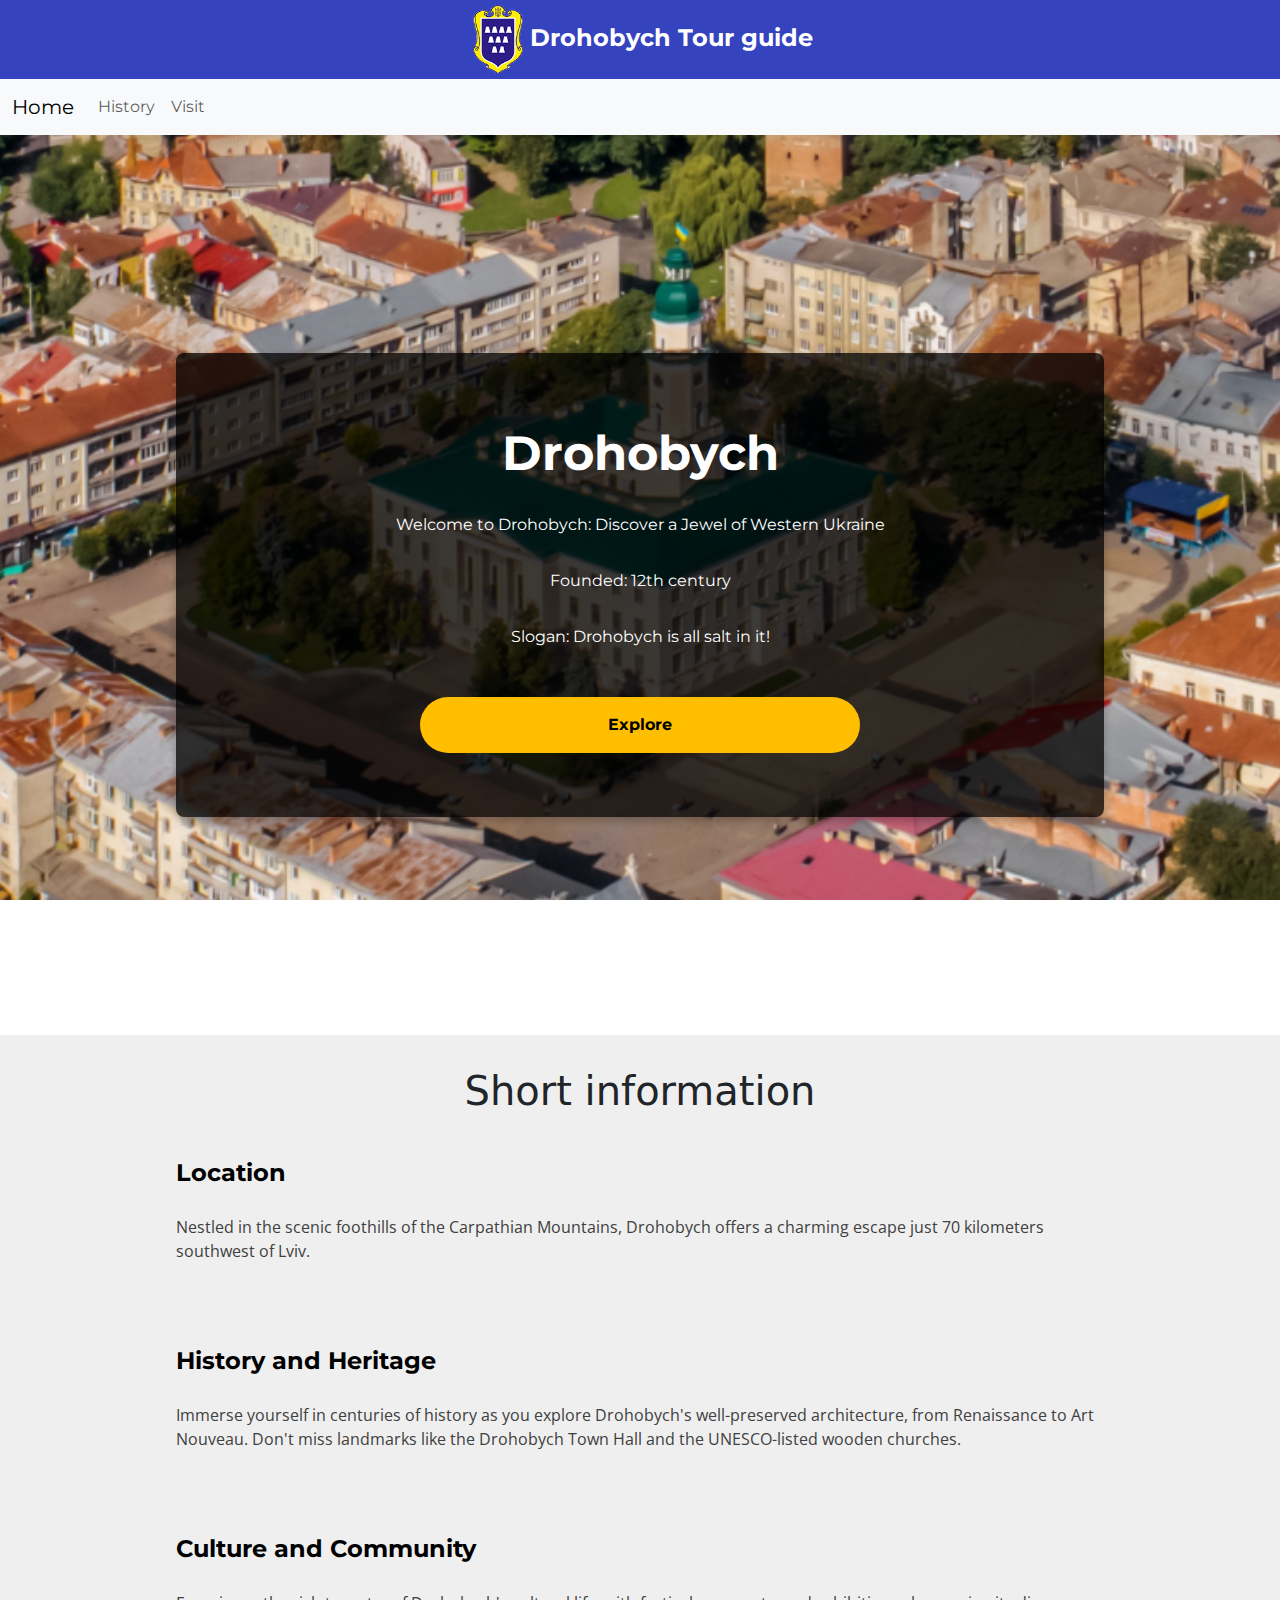
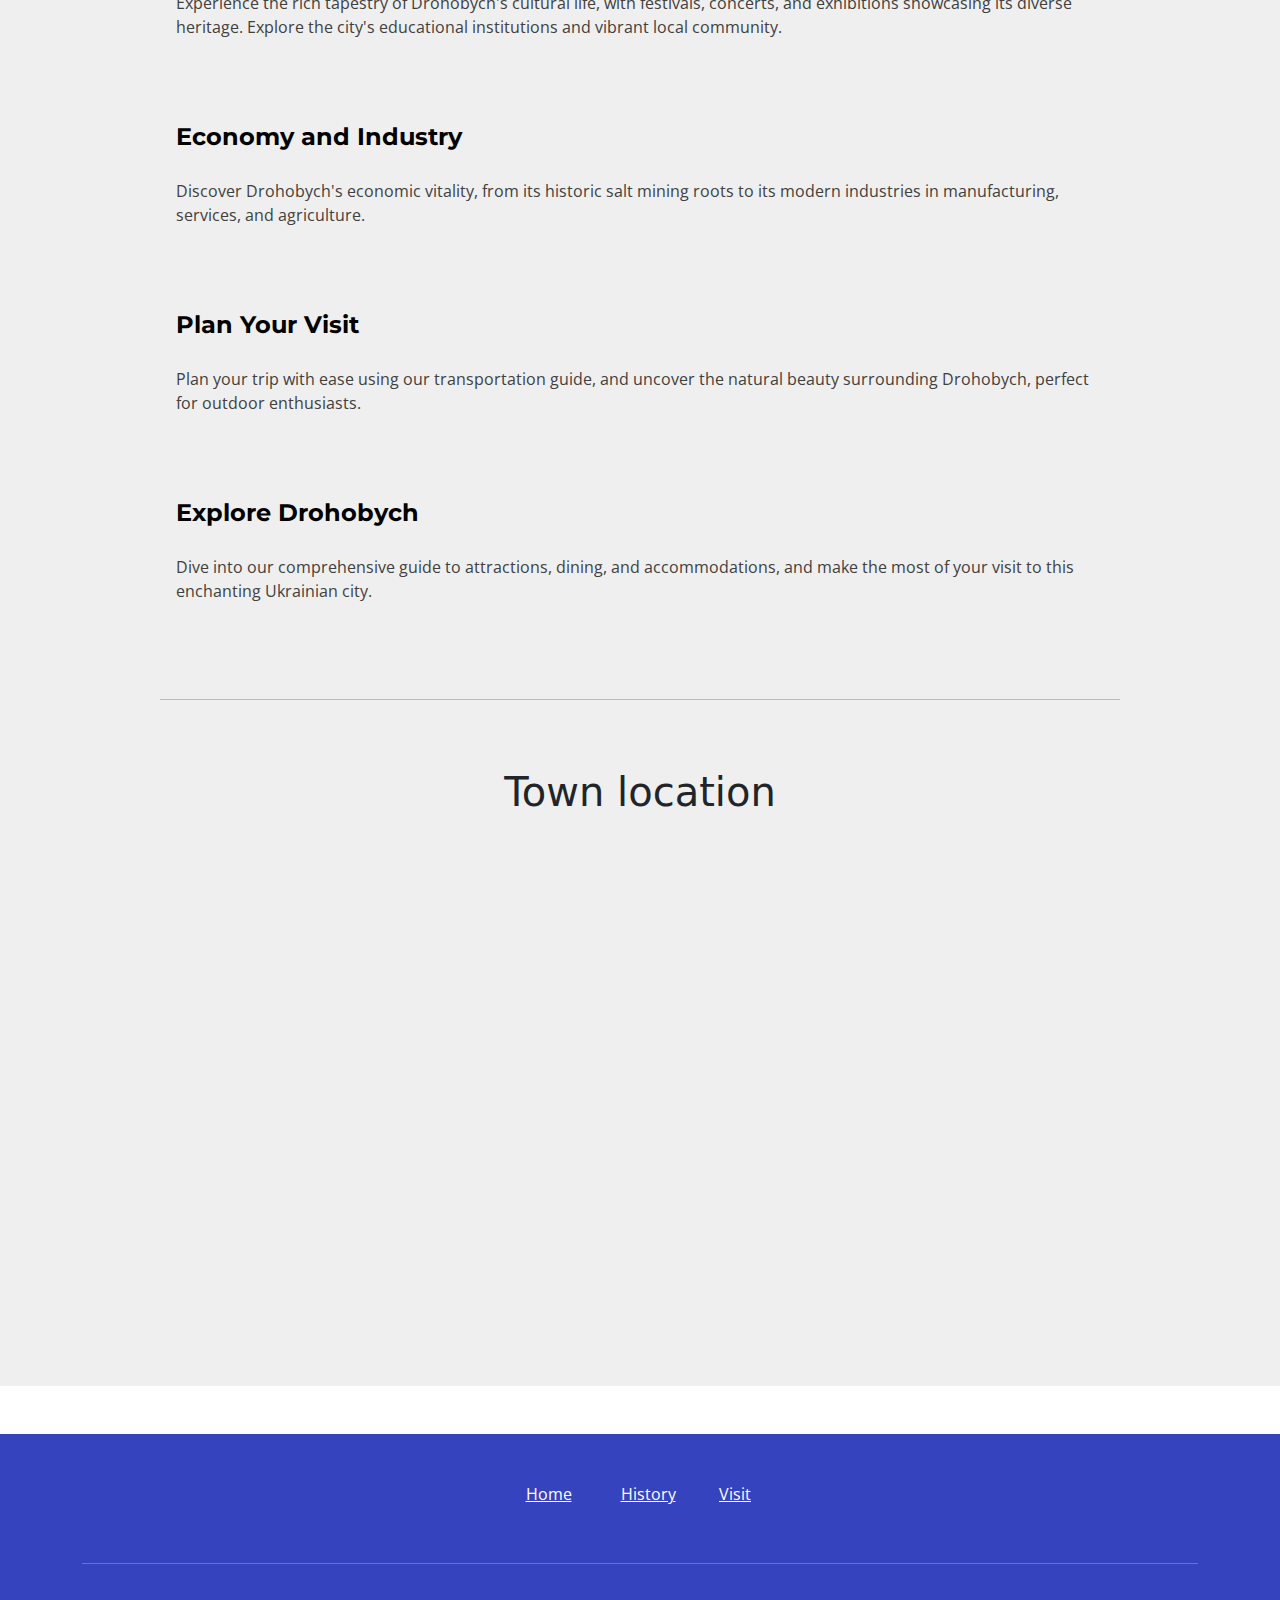
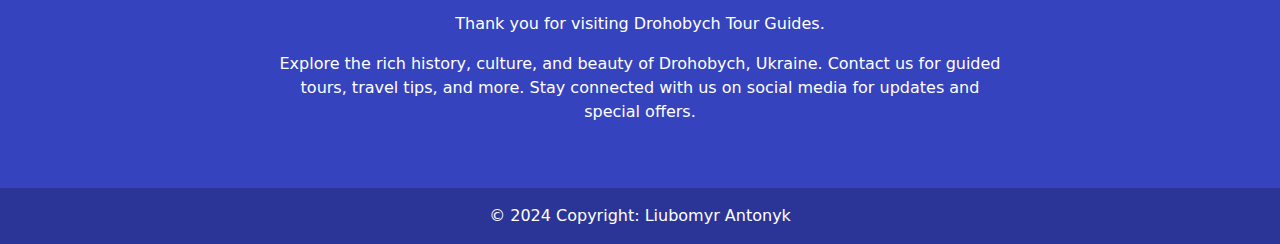
<file: index.html>
<!DOCTYPE html>
<html lang="en">
<head>
  <title> Tour Guide Liubomyr</title>
  <meta charset="UTF-8">
  <meta name="viewport" content="width=device-width, initial-scale=1.0">
  <link rel="stylesheet" href="css/styles.css">
  <link rel="stylesheet" href="https://fonts.googleapis.com/css?family=Montserrat">
  <link rel="stylesheet" href="https://fonts.googleapis.com/css?family=Open+Sans">
  <link href="https://cdn.jsdelivr.net/npm/bootstrap@5.3.3/dist/css/bootstrap.min.css" rel="stylesheet">

</head>
<body>

<header class="header", id="header">
    <div class="title">
      <h1 class="page title_heading">
        <a class="navbar-brand" href="index.html">
          <img src="images/logo.png" alt="Drohobych Logo">
          Drohobych Tour guide
        </a>
        </h1>
    </div>
    <nav class="navbar navbar-expand-md navbar-light bg-light">
      <div class="container-fluid">
        <a class="navbar-brand nav_menu_item" href="index.html">Home</a>
        <button class="navbar-toggler" type="button" data-bs-toggle="collapse" data-bs-target="#navbarResponsive" aria-controls="navbarResponsive" aria-expanded="false" aria-label="Toggle navigation">
          <span class="navbar-toggler-icon"></span>
        </button>
        <div class="collapse navbar-collapse" id="navbarResponsive">
          <ul class="navbar-nav">
            <li class="nav-item nav_menu_item">
              <a class="nav-link" href="history.html">History</a>
            </li>
            <li class="nav-item nav_menu_item">
              <a class="nav-link" href="visit.html">Visit</a>
            </li>
          </ul>
        </div>
      </div>
    </nav>

    <div class="banner">
        <div class="page banner_container-1">
    
            <div class="banner_container-2">
        
              <div class="banner_section">
        
                <h1 class="banner_heading">
                  Drohobych</h1>
                <p class="banner_subheading">Welcome to Drohobych: Discover a Jewel of Western Ukraine</p>
                <p class="banner_subheading">
                  Founded: 12th century</p>
                <p class="banner_subheading">
                  Slogan: Drohobych is all salt in it!</p>
        
              </div>
        
              <div class="banner_section">
        
                <p class="banner_button">
                  <a href="#main"
                  class="banner_button_link">
                    Explore</a></p>
              </div>

            </div>
        
        </div>
    </div>
</header>

<main class="main" id="main">
  <div class="page main_container">
    <h1 style="text-align: center;">Short information</h1>

    <section class="main_section">
      <h3 class="main_heading">Location</h2>
      <p class="main_text">Nestled in the scenic foothills of the Carpathian Mountains, Drohobych offers a charming escape just 70 kilometers southwest of Lviv.</p>
    </section>
    
    <section class="main_section">
      <h3 class="main_heading">History and Heritage</h2>
      <p class="main_text">Immerse yourself in centuries of history as you explore Drohobych's well-preserved architecture, from Renaissance to Art Nouveau. Don't miss landmarks like the Drohobych Town Hall and the UNESCO-listed wooden churches.</p>
    </section>
    
    <section class="main_section">
      <h3 class="main_heading">Culture and Community</h2>
      <p class="main_text">Experience the rich tapestry of Drohobych's cultural life, with festivals, concerts, and exhibitions showcasing its diverse heritage. Explore the city's educational institutions and vibrant local community.</p>
    </section>
    
    <section class="main_section">
      <h3 class="main_heading">Economy and Industry</h2>
      <p class="main_text">Discover Drohobych's economic vitality, from its historic salt mining roots to its modern industries in manufacturing, services, and agriculture.</p>
    </section>
    
    <section class="main_section">
      <h3 class="main_heading">Plan Your Visit</h2>
      <p class="main_text">Plan your trip with ease using our transportation guide, and uncover the natural beauty surrounding Drohobych, perfect for outdoor enthusiasts.</p>
    </section>
    
    <section class="main_section">
      <h3 class="main_heading">Explore Drohobych</h2>
      <p class="main_text">Dive into our comprehensive guide to attractions, dining, and accommodations, and make the most of your visit to this enchanting Ukrainian city.</p>
    </section>
    <hr class="my-5"/>
    <section class="main_map">
      <div class="container">
        <h1 class="text-center mb-5">Town location</h1>
        <div class="embed-responsive embed-responsive-16by9">
          <iframe class="embed-responsive-item" id="map-frame" src="https://www.openstreetmap.org/export/embed.html?bbox=23.4682%2C49.3493%2C23.5167%2C49.3417&amp;layer=mapnik&amp;marker=49.3455%2C23.4921" allowfullscreen="" loading="lazy"></iframe>
        </div>
      </div>
    </section>
  
  </div>
</main>

<footer class="footer">
  <div class="container">
    <section class="mt-5">
      <div class="row text-center d-flex justify-content-center pt-5">

        <div class="col-md-1">
          <h6 class="footer_item">
            <a href="#header" class="footer_text">Home</a>
          </h6>
        </div>

        <div class="col-md-1">
          <h6 class="footer_item">
            <a href="history.html" class="footer_text">History</a>
          </h6>
        </div>

        <div class="col-md-1">
          <h6 class="footer_item">
            <a href="visit.html" class="footer_text">Visit</a>
          </h6>
        </div>
      </div>
    </section>

    <hr class="my-5" />
    <section class="mb-5">
      <div class="row d-flex justify-content-center">
        <div class="col-lg-8">
          <p>
            Thank you for visiting Drohobych Tour Guides.
          </p>
          <p>
            Explore the rich history, culture, and beauty of Drohobych, Ukraine. Contact us for guided tours, travel tips, and more. Stay connected with us on social media for updates and special offers.
          </p>
        </div>
      </div>
    </section>
  </div>

  <div
       class="text-center p-3"
       style="background-color: rgba(0, 0, 0, 0.2)"
       >
    © 2024 Copyright: Liubomyr Antonyk
  </div>
</footer>


<script src="https://cdn.jsdelivr.net/npm/bootstrap@5.3.3/dist/js/bootstrap.bundle.min.js" integrity="sha384-YvpcrYf0tY3lHB60NNkmXc5s9fDVZLESaAA55NDzOxhy9GkcIdslK1eN7N6jIeHz" crossorigin="anonymous"></script>
<script src="js/code.js"></script>

</body>
</html>
</file>
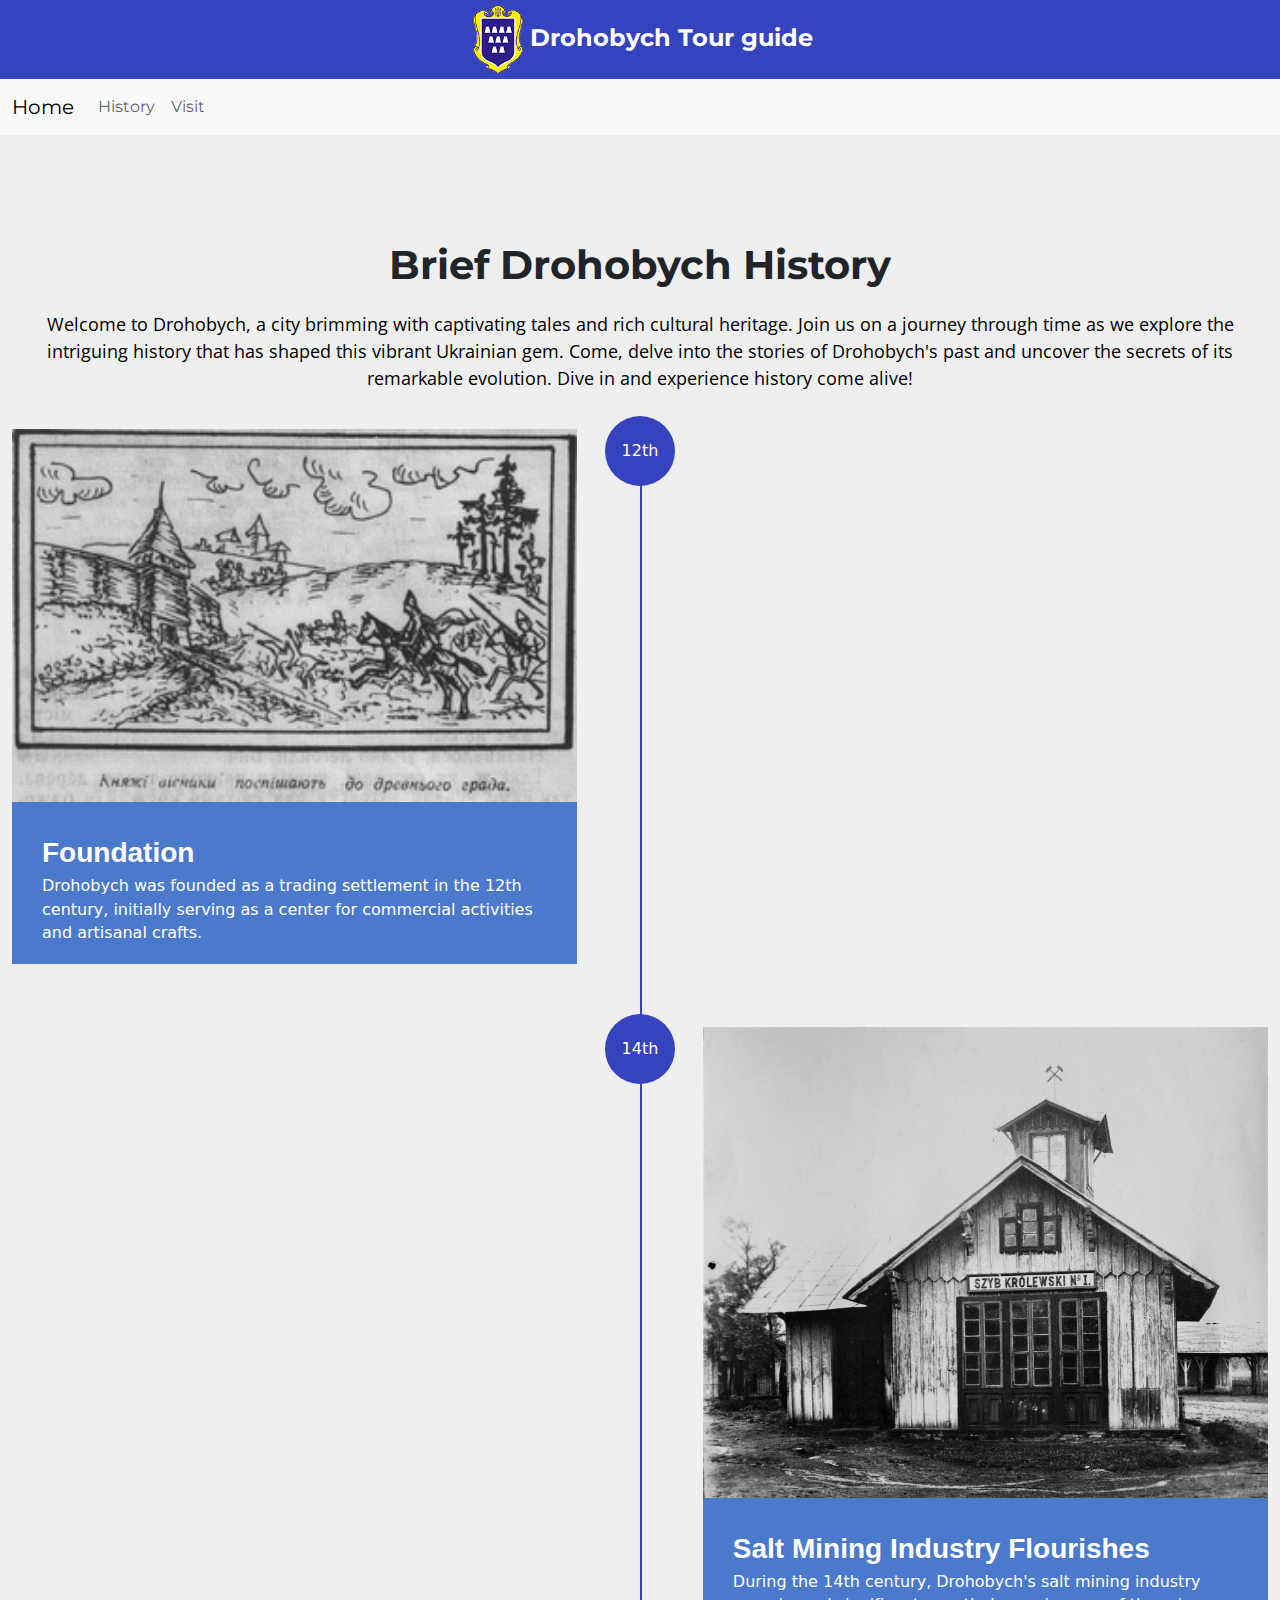
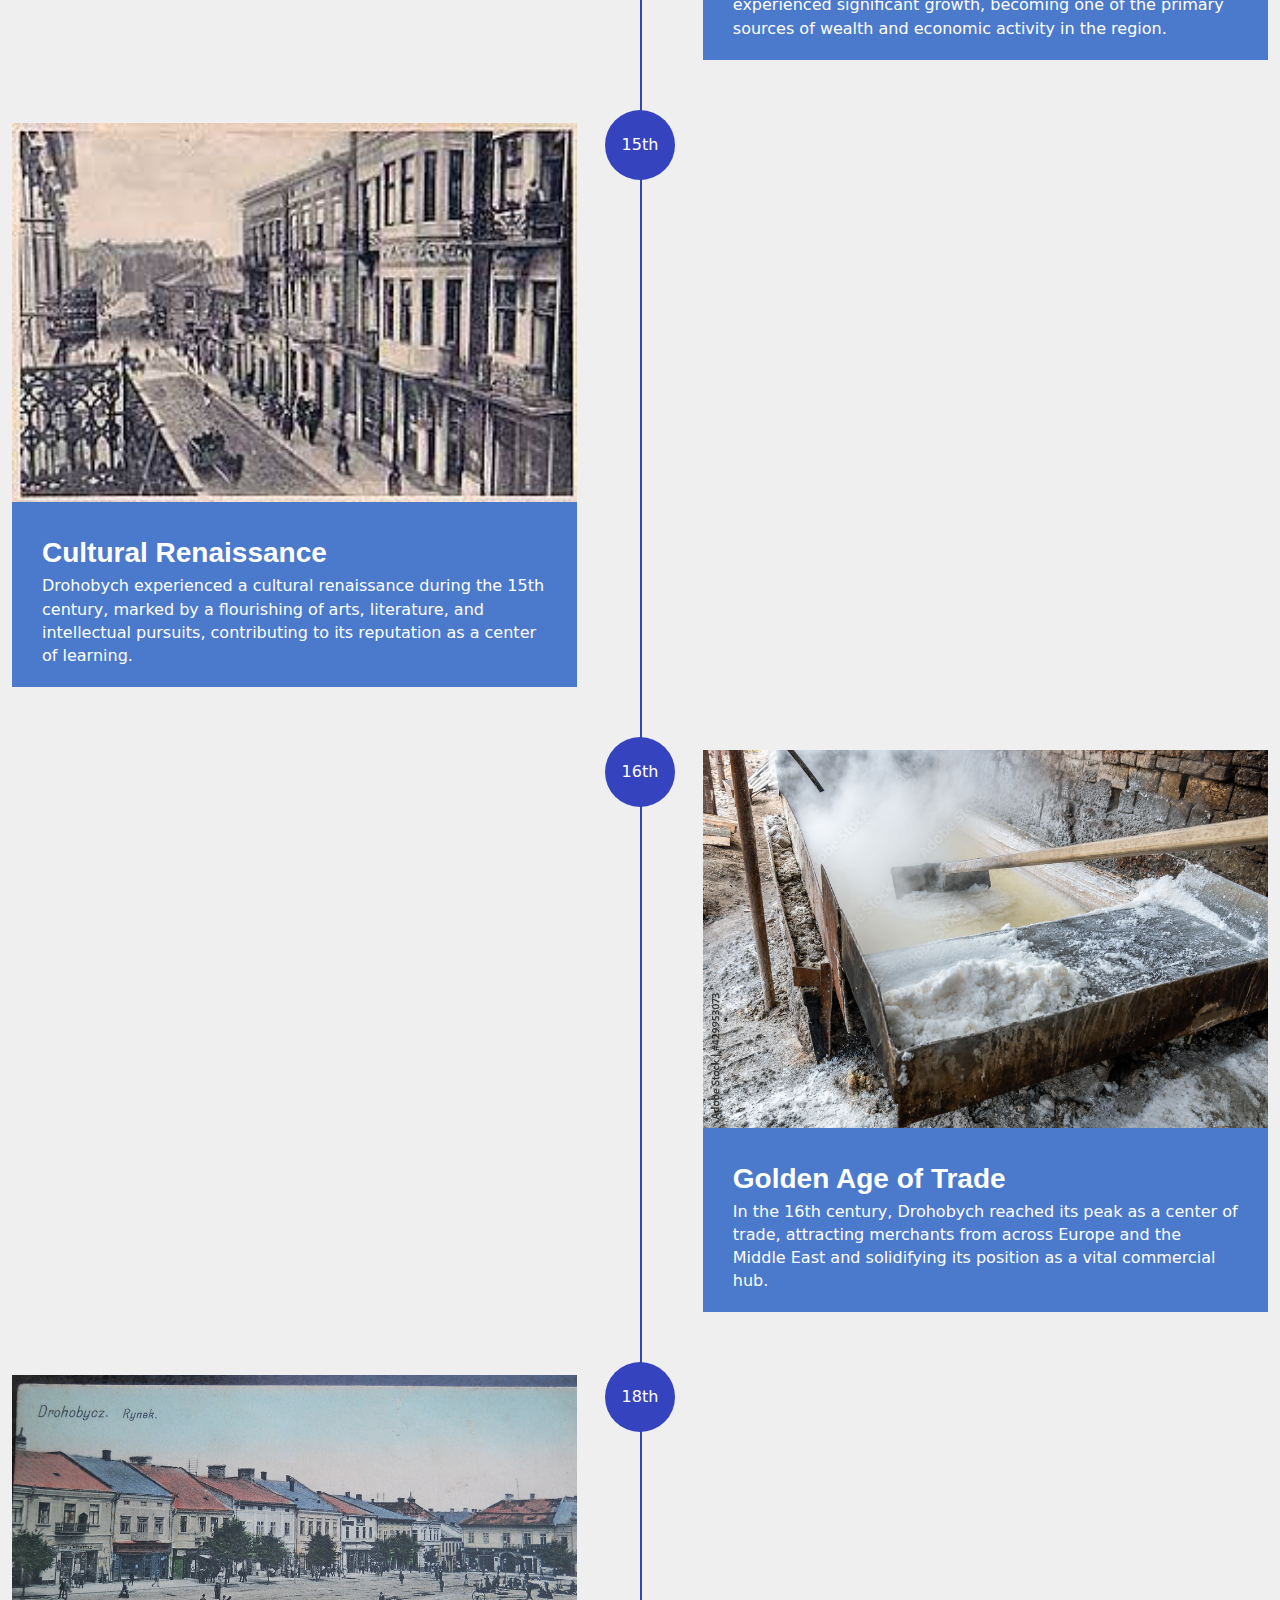
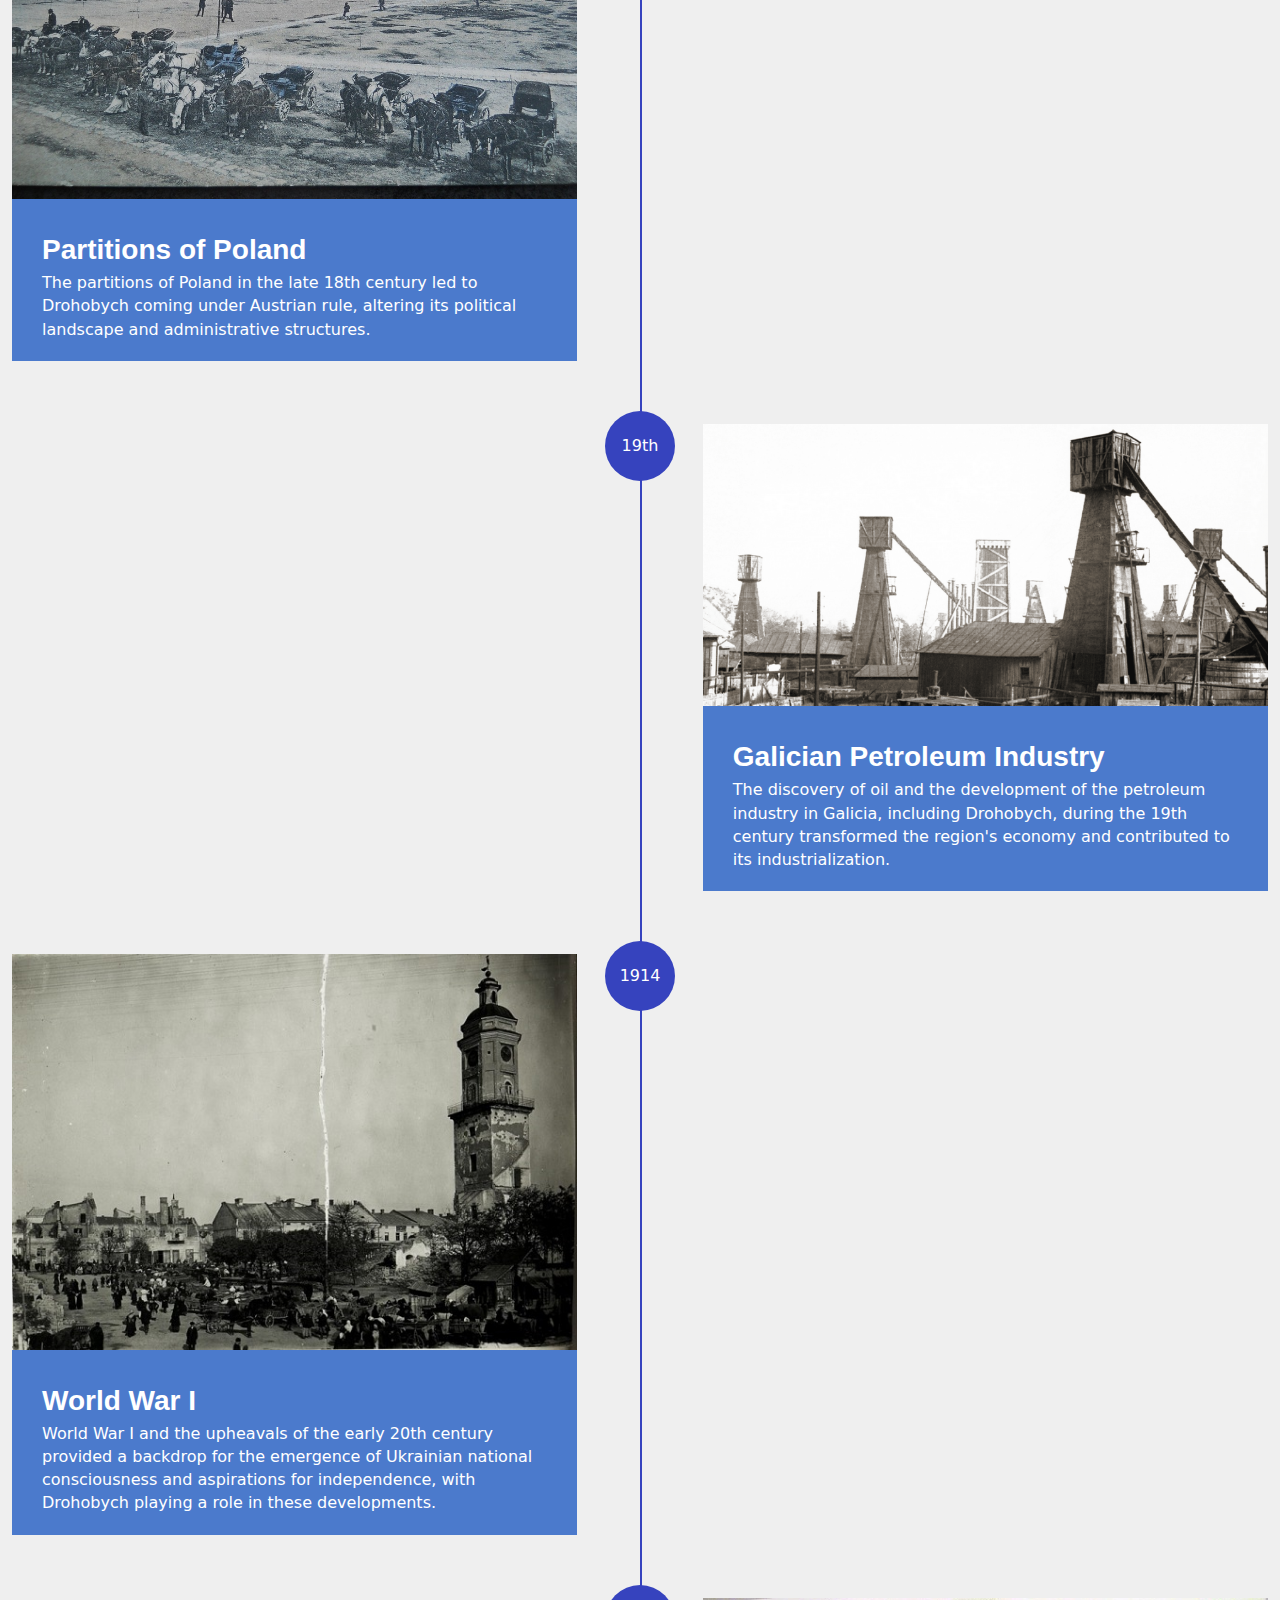
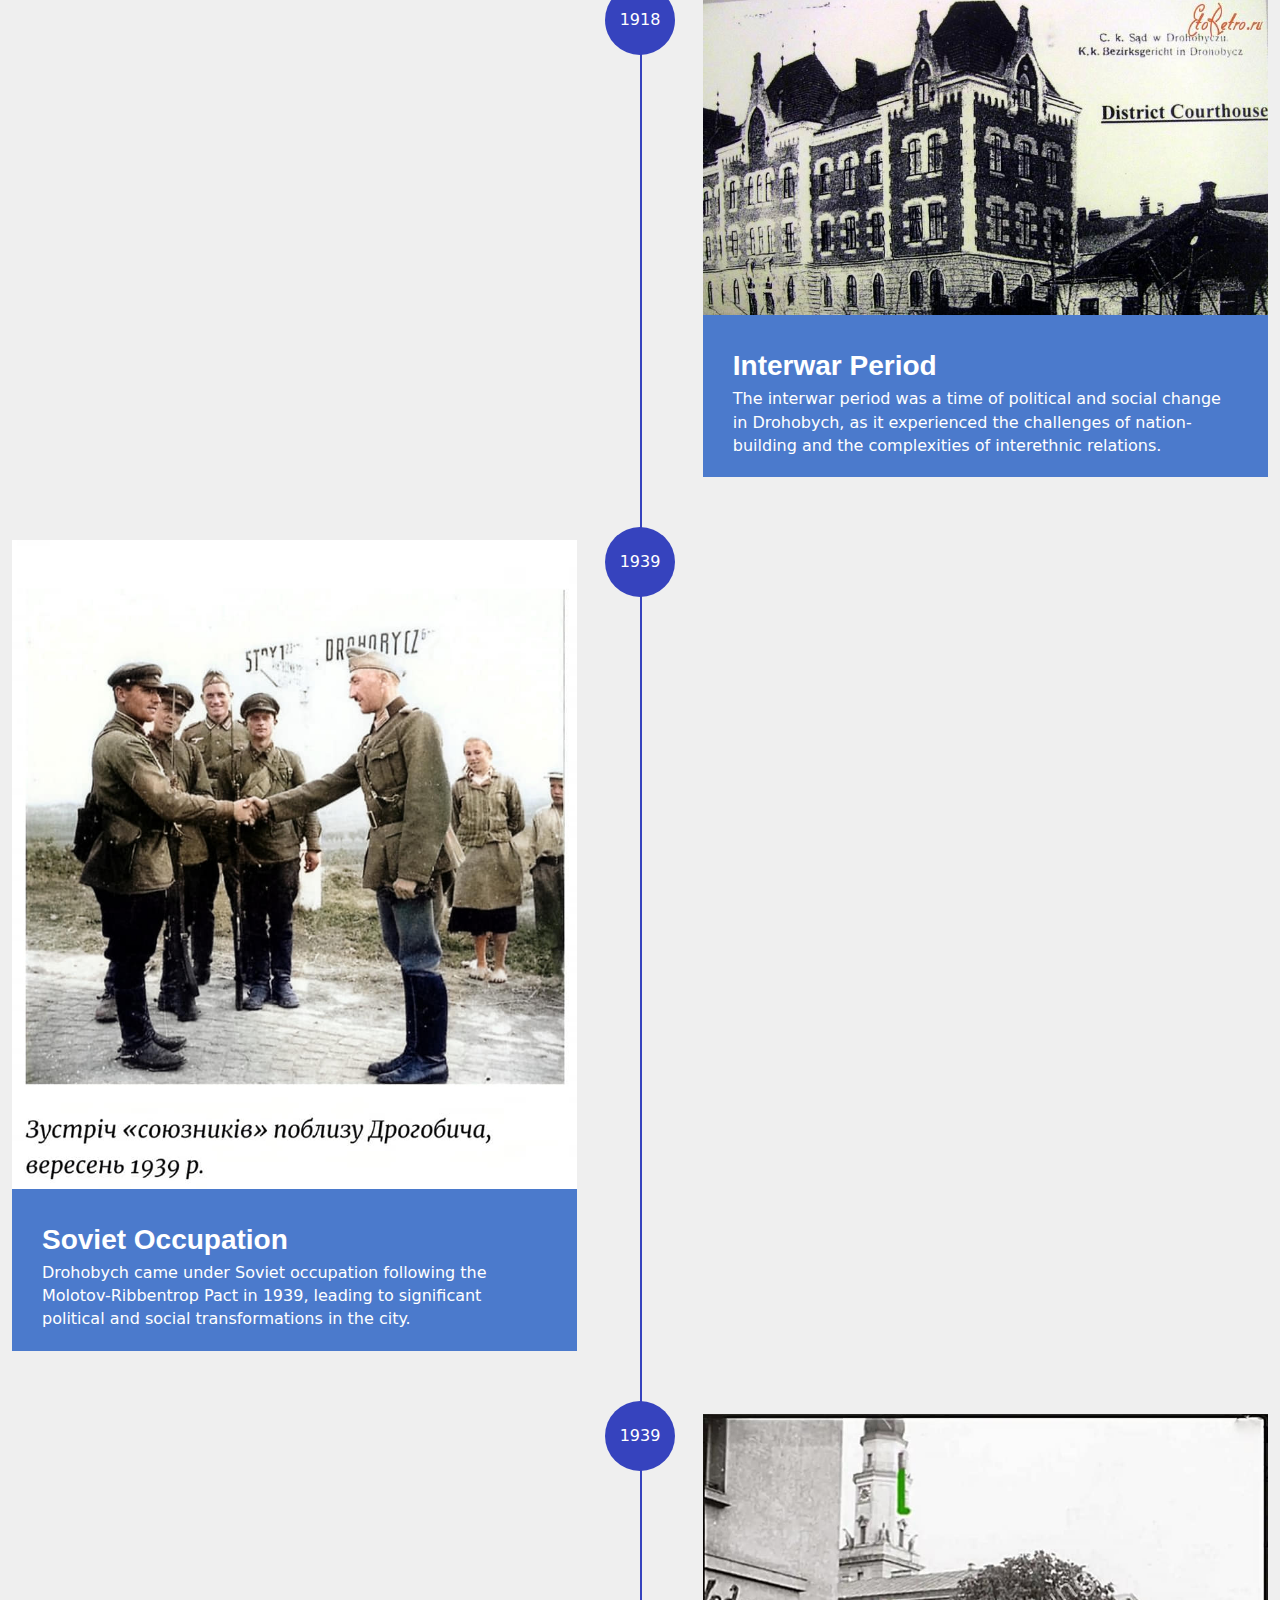
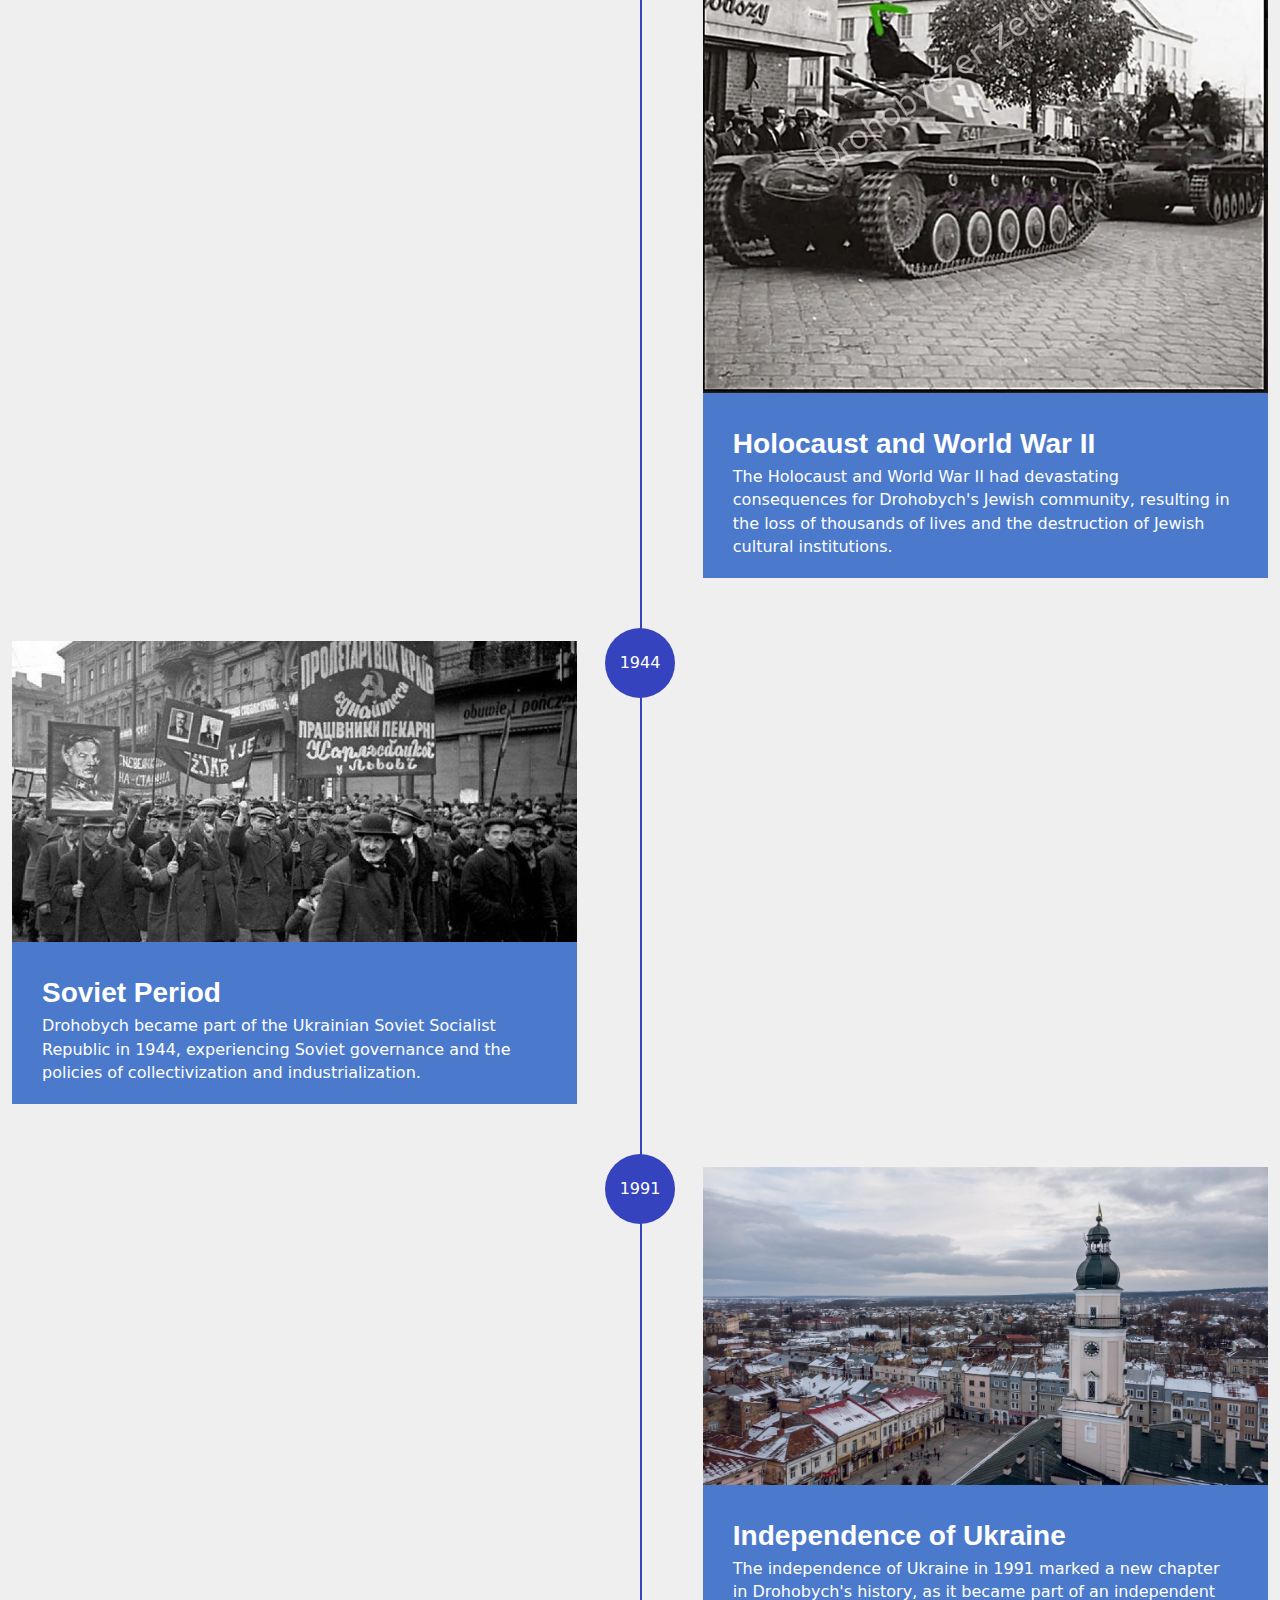
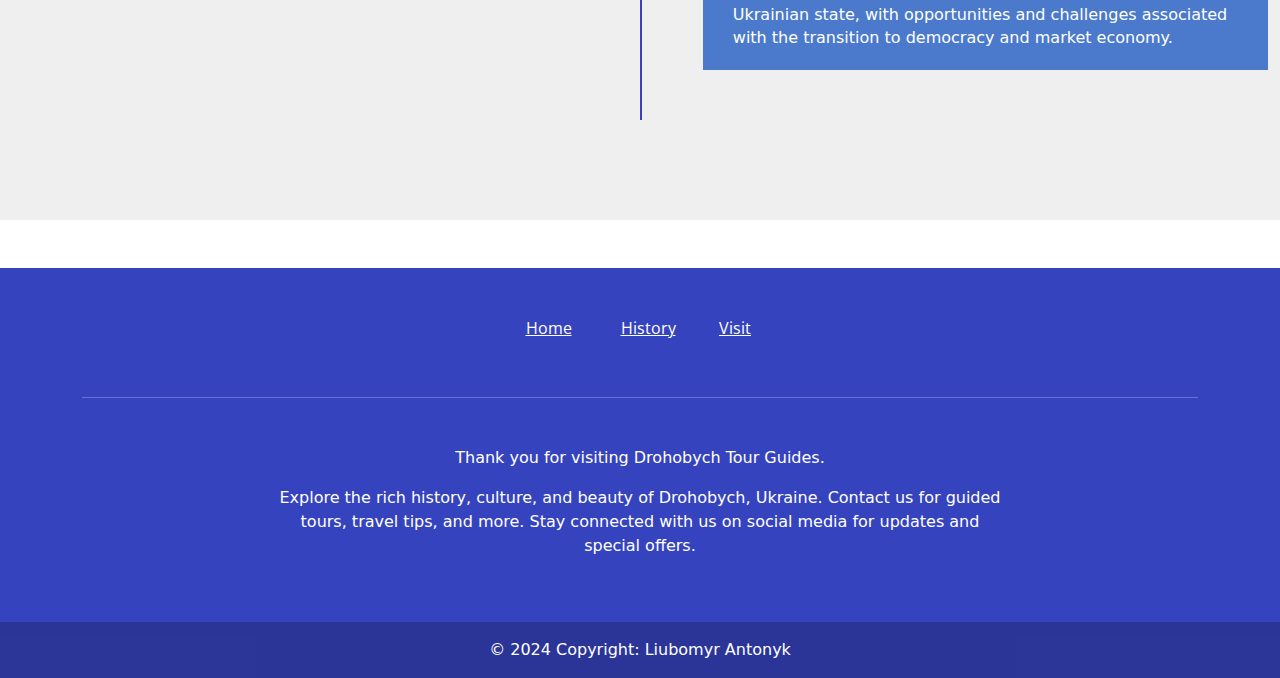
<file: history.html>
<!DOCTYPE html>
<html lang="en">
<head>
    <title> Tour Guide Liubomyr</title>
    <meta charset="UTF-8">
    <meta name="viewport" content="width=device-width, initial-scale=1.0">
    <link rel="stylesheet" href="css/styles.css">
    <link rel="stylesheet" href="css/history.css">
    <link rel="stylesheet"
    href="https://fonts.googleapis.com/css?family=Montserrat">

    <link rel="stylesheet"
    href="https://fonts.googleapis.com/css?family=Open+Sans">

    <link href="https://cdn.jsdelivr.net/npm/bootstrap@5.3.3/dist/css/bootstrap.min.css" rel="stylesheet" integrity="sha384-QWTKZyjpPEjISv5WaRU9OFeRpok6YctnYmDr5pNlyT2bRjXh0JMhjY6hW+ALEwIH" crossorigin="anonymous">

</head>
<body>

<header class="header", id="header">
    <div class="title">
    <h1 class="page title_heading">
      <a class="navbar-brand" href="index.html">
        <img src="images/logo.png" alt="Drohobych Logo">
        Drohobych Tour guide
      </a>
      </h1>
  </div>
        <nav class="navbar navbar-expand-md navbar-light bg-light">
      <div class="container-fluid">
        <a class="navbar-brand nav_menu_item" href="index.html">Home</a>
        <button class="navbar-toggler" type="button" data-bs-toggle="collapse" data-bs-target="#navbarResponsive" aria-controls="navbarResponsive" aria-expanded="false" aria-label="Toggle navigation">
          <span class="navbar-toggler-icon"></span>
        </button>
        <div class="collapse navbar-collapse" id="navbarResponsive">
          <ul class="navbar-nav">
            <li class="nav-item nav_menu_item">
              <a class="nav-link" href="history.html">History</a>
            </li>
            <li class="nav-item nav_menu_item">
              <a class="nav-link" href="visit.html">Visit</a>
            </li>
          </ul>
        </div>
      </div>
    </nav>
    
</header>

<main class="main" id="main">
  <div class="ag-timeline-block">
      <h1 class="text-center">Brief Drohobych History</h1>
      <p class="main_subheading text-center">
          Welcome to Drohobych, a city brimming with captivating tales and rich cultural heritage. Join us on a journey through time as we explore the intriguing history that has shaped this vibrant Ukrainian gem. Come, delve into the stories of Drohobych's past and uncover the secrets of its remarkable evolution. Dive in and experience history come alive!
      </p>
      <section class="ag-section">
          <div class="container-fluid">
              <div class="row">
                  <div class="col-12">
                      <div class="ag-timeline">
                          <div class="ag-timeline_line">
                              <div class="ag-timeline_line-progress"></div>
                          </div>
                          <div class="ag-timeline_list">
                          <div class="ag-timeline_item">
                                  <div class="ag-timeline-card_box">
                                      <div class="ag-timeline-card_point-box">
                                          <div class="ag-timeline-card_point">12th</div>
                                      </div>
                                  </div>
                                  <div class="ag-timeline-card_item">
                                      <div class="ag-timeline-card_inner">
                                          <div class="ag-timeline-card_img-box">
                                              <img src="images/history1.jpeg" class="img-fluid ag-timeline-card_img" alt="Drogobych foundation">
                                          </div>
                                          <div class="ag-timeline-card_info">
                                              <div class="ag-timeline-card_title">Foundation</div>
                                              <div class="ag-timeline-card_desc">
                                                  Drohobych was founded as a trading settlement in the 12th century, initially serving as a center for commercial activities and artisanal crafts.
                                              </div>
                                          </div>
                                      </div>
                                  </div>
                              </div>

                              <div class="ag-timeline_item">
                                <div class="ag-timeline-card_box">
                                  <div class="ag-timeline-card_point-box">
                                    <div class="ag-timeline-card_point">14th</div>
                                  </div>
                                </div>
                                <div class="ag-timeline-card_item">
                                  <div class="ag-timeline-card_inner">
                                    <div class="ag-timeline-card_img-box">
                                      <img src="images/history2.jpeg" class="img-fluid ag-timeline-card_img" width="640" height="360" alt="Drogobych salt mine" />
                                    </div>
                                    <div class="ag-timeline-card_info">
                                      <div class="ag-timeline-card_title">Salt Mining Industry Flourishes</div>
                                      <div class="ag-timeline-card_desc">
                                        During the 14th century, Drohobych's salt mining industry experienced significant growth, becoming one of the primary sources of wealth and economic activity in the region.
                                      </div>
                                    </div>
                                  </div>
                                </div>
                              </div>
                    
                              <div class="ag-timeline_item">
                                <div class="ag-timeline-card_box">
                                  <div class="ag-timeline-card_point-box">
                                    <div class="ag-timeline-card_point">15th</div>
                                  </div>
                                </div>
                                <div class="ag-timeline-card_item">
                                  <div class="ag-timeline-card_inner">
                                    <div class="ag-timeline-card_img-box">
                                      <img src="images/history3.jpeg" class="img-fluid ag-timeline-card_img" width="640" height="360" alt="Picture of Drogobych street" />
                                    </div>
                                    <div class="ag-timeline-card_info">
                                      <div class="ag-timeline-card_title">Cultural Renaissance</div>
                                      <div class="ag-timeline-card_desc">
                                        Drohobych experienced a cultural renaissance during the 15th century, marked by a flourishing of arts, literature, and intellectual pursuits, contributing to its reputation as a center of learning.
                                      </div>
                                    </div>
                                  </div>
                                </div>
                              </div>
                    
                              <div class="ag-timeline_item">
                                <div class="ag-timeline-card_box">
                                  <div class="ag-timeline-card_point-box">
                                    <div class="ag-timeline-card_point">16th</div>
                                  </div>
                                </div>
                                <div class="ag-timeline-card_item">
                                  <div class="ag-timeline-card_inner">
                                    <div class="ag-timeline-card_img-box">
                                      <img src="images/history4.jpeg" class="img-fluid ag-timeline-card_img" width="640" height="360" alt="Drogobych salt" />
                                    </div>
                                    <div class="ag-timeline-card_info">
                                      <div class="ag-timeline-card_title">Golden Age of Trade</div>
                                      <div class="ag-timeline-card_desc">
                                        In the 16th century, Drohobych reached its peak as a center of trade, attracting merchants from across Europe and the Middle East and solidifying its position as a vital commercial hub.
                                      </div>
                                    </div>
                                  </div>
                                </div>
                              </div>
                    
                              <div class="ag-timeline_item">
                                <div class="ag-timeline-card_box">
                                  <div class="ag-timeline-card_point-box">
                                    <div class="ag-timeline-card_point">18th</div>
                                  </div>
                                </div>
                                <div class="ag-timeline-card_item">
                                  <div class="ag-timeline-card_inner">
                                    <div class="ag-timeline-card_img-box">
                                      <img src="images/history5.jpeg" class="img-fluid ag-timeline-card_img" width="640" height="360" alt="Drohobych rynek" />
                                    </div>
                                    <div class="ag-timeline-card_info">
                                      <div class="ag-timeline-card_title">Partitions of Poland</div>
                                      <div class="ag-timeline-card_desc">
                                        The partitions of Poland in the late 18th century led to Drohobych coming under Austrian rule, altering its political landscape and administrative structures.
                                      </div>
                                    </div>
                                  </div>
                                </div>
                              </div>
                    
                              <div class="ag-timeline_item">
                                <div class="ag-timeline-card_box">
                                  <div class="ag-timeline-card_point-box">
                                    <div class="ag-timeline-card_point">19th</div>
                                  </div>
                                </div>
                                <div class="ag-timeline-card_item">
                                  <div class="ag-timeline-card_inner">
                                    <div class="ag-timeline-card_img-box">
                                      <img src="images/history6.png" class="img-fluid ag-timeline-card_img" width="640" height="360" alt="Derricks" />
                                    </div>
                                    <div class="ag-timeline-card_info">
                                      <div class="ag-timeline-card_title">Galician Petroleum Industry</div>
                                      <div class="ag-timeline-card_desc">
                                        The discovery of oil and the development of the petroleum industry in Galicia, including Drohobych, during the 19th century transformed the region's economy and contributed to its industrialization.
                                      </div>
                                    </div>
                                  </div>
                                </div>
                              </div>
                    
                              <div class="ag-timeline_item">
                                <div class="ag-timeline-card_box">
                                  <div class="ag-timeline-card_point-box">
                                    <div class="ag-timeline-card_point">1914</div>
                                  </div>
                                </div>
                                <div class="ag-timeline-card_item">
                                  <div class="ag-timeline-card_inner">
                                    <div class="ag-timeline-card_img-box">
                                      <img src="images/history7.jpeg" class="img-fluid ag-timeline-card_img" width="640" height="360" alt="Ruins of Drogobych" />
                                    </div>
                                    <div class="ag-timeline-card_info">
                                      <div class="ag-timeline-card_title">World War I</div>
                                      <div class="ag-timeline-card_desc">
                                        World War I and the upheavals of the early 20th century provided a backdrop for the emergence of Ukrainian national consciousness and aspirations for independence, with Drohobych playing a role in these developments.
                                      </div>
                                    </div>
                                  </div>
                                </div>
                              </div>
                    
                              <div class="ag-timeline_item">
                                <div class="ag-timeline-card_box">
                                  <div class="ag-timeline-card_point-box">
                                    <div class="ag-timeline-card_point">1918</div>
                                  </div>
                                </div>
                                <div class="ag-timeline-card_item">
                                  <div class="ag-timeline-card_inner">
                                    <div class="ag-timeline-card_img-box">
                                      <img src="images/history8.jpeg" class="img-fluid ag-timeline-card_img" width="640" height="360" alt="District Courthouse" />
                                    </div>
                                    <div class="ag-timeline-card_info">
                                      <div class="ag-timeline-card_title">Interwar Period</div>
                                      <div class="ag-timeline-card_desc">
                                        The interwar period was a time of political and social change in Drohobych, as it experienced the challenges of nation-building and the complexities of interethnic relations.
                                      </div>
                                    </div>
                                  </div>
                                </div>
                              </div>
                    
                              <div class="ag-timeline_item">
                                <div class="ag-timeline-card_box">
                                  <div class="ag-timeline-card_point-box">
                                    <div class="ag-timeline-card_point">1939</div>
                                  </div>
                                </div>
                                <div class="ag-timeline-card_item">
                                  <div class="ag-timeline-card_inner">
                                    <div class="ag-timeline-card_img-box">
                                      <img src="images/history9.jpeg" class="img-fluid ag-timeline-card_img" width="640" height="360" alt="Soviet occupation" />
                                    </div>
                                    <div class="ag-timeline-card_info">
                                      <div class="ag-timeline-card_title">Soviet Occupation</div>
                                      <div class="ag-timeline-card_desc">
                                        Drohobych came under Soviet occupation following the Molotov-Ribbentrop Pact in 1939, leading to significant political and social transformations in the city.
                                      </div>
                                    </div>
                                  </div>
                                </div>
                              </div>
                    
                              <div class="ag-timeline_item">
                                <div class="ag-timeline-card_box">
                                  <div class="ag-timeline-card_point-box">
                                    <div class="ag-timeline-card_point">1939</div>
                                  </div>
                                </div>
                                <div class="ag-timeline-card_item">
                                  <div class="ag-timeline-card_inner">
                                    <div class="ag-timeline-card_img-box">
                                      <img src="images/history10.jpeg" class="img-fluid ag-timeline-card_img" width="640" height="360" alt="German tanks in the Drogobych centre" />
                                    </div>
                                    <div class="ag-timeline-card_info">
                                      <div class="ag-timeline-card_title">Holocaust and World War II</div>
                                      <div class="ag-timeline-card_desc">
                                        The Holocaust and World War II had devastating consequences for Drohobych's Jewish community, resulting in the loss of thousands of lives and the destruction of Jewish cultural institutions.
                                      </div>
                                    </div>
                                  </div>
                                </div>
                              </div>
                    
                              <div class="ag-timeline_item">
                                <div class="ag-timeline-card_box">
                                  <div class="ag-timeline-card_point-box">
                                    <div class="ag-timeline-card_point">1944</div>
                                  </div>
                                </div>
                                <div class="ag-timeline-card_item">
                                  <div class="ag-timeline-card_inner">
                                    <div class="ag-timeline-card_img-box">
                                      <img src="images/history11.jpeg" class="img-fluid ag-timeline-card_img" width="640" height="360" alt="Soviet Period" />
                                    </div>
                                    <div class="ag-timeline-card_info">
                                      <div class="ag-timeline-card_title">Soviet Period</div>
                                      <div class="ag-timeline-card_desc">
                                        Drohobych became part of the Ukrainian Soviet Socialist Republic in 1944, experiencing Soviet governance and the policies of collectivization and industrialization.
                                      </div>
                                    </div>
                                  </div>
                                </div>
                              </div>
                    
                              <div class="ag-timeline_item">
                                <div class="ag-timeline-card_box">
                                  <div class="ag-timeline-card_point-box">
                                    <div class="ag-timeline-card_point">1991</div>
                                  </div>
                                </div>
                                <div class="ag-timeline-card_item">
                                  <div class="ag-timeline-card_inner">
                                    <div class="ag-timeline-card_img-box">
                                      <img src="images/history12.jpeg" class="img-fluid ag-timeline-card_img" width="640" height="360" alt="Drohobych nowadays"/>
                                    </div>
                                    <div class="ag-timeline-card_info">
                                      <div class="ag-timeline-card_title">Independence of Ukraine</div>
                                      <div class="ag-timeline-card_desc">
                                        The independence of Ukraine in 1991 marked a new chapter in Drohobych's history, as it became part of an independent Ukrainian state, with opportunities and challenges associated with the transition to democracy and market economy.
                                      </div>
                                    </div>
                                  </div>
                                </div>
                              </div>

                          </div>
                      </div>
                  </div>
              </div>
          </div>
      </section>
  </div>
</main>

<footer class="footer">
    <div class="container">
      <section class="mt-5">
        <div class="row text-center d-flex justify-content-center pt-5">
  
          <div class="col-md-1">
            <h6 class="footer_item">
              <a href="index.html" class="footer_text">Home</a>
            </h6>
          </div>
  
          <div class="col-md-1">
            <h6 class="footer_item">
              <a href="#header" class="footer_text">History</a>
            </h6>
          </div>
  
          <div class="col-md-1">
            <h6 class="footer_item">
              <a href="visit.html" class="footer_text">Visit</a>
            </h6>
          </div>
        </div>
      </section>
  
      <hr class="my-5" />
      <section class="mb-5">
        <div class="row d-flex justify-content-center">
          <div class="col-lg-8">
            <p>
              Thank you for visiting Drohobych Tour Guides.
            </p>
            <p>
              Explore the rich history, culture, and beauty of Drohobych, Ukraine. Contact us for guided tours, travel tips, and more. Stay connected with us on social media for updates and special offers.
            </p>
          </div>
        </div>
      </section>
    </div>
  
    <div
         class="text-center p-3"
         style="background-color: rgba(0, 0, 0, 0.2)"
         >
      © 2024 Copyright: Liubomyr Antonyk
    </div>
  </footer>
  
  
  <script src="https://cdn.jsdelivr.net/npm/bootstrap@5.3.3/dist/js/bootstrap.bundle.min.js" integrity="sha384-YvpcrYf0tY3lHB60NNkmXc5s9fDVZLESaAA55NDzOxhy9GkcIdslK1eN7N6jIeHz" crossorigin="anonymous"></script>
  <script src="https://ajax.googleapis.com/ajax/libs/jquery/2.2.4/jquery.min.js"></script>
  <script src="js/code.js"></script>
  
  </body>
  </html>
</file>
<file: css/styles.css>
* {
  box-sizing: border-box;
  margin: 0;
  border: 0;
  padding: 0;
}

/* Page */

.page {
  max-width: 640px;
  margin: 0 auto;
}

@media (min-width: 960px) {
  .page {max-width: 960px;}
}

/* Header */

.header {
  text-align: center;
}

/* Title */

.title {
  display: flex;
  align-items: center;
  background: #3643be;
}

.title img {
  align-items: center;
  margin-top: 5px;
  margin-bottom: 5px;
  margin-left: 5px;
  width: 50px;
  height: auto; 
}

.title_heading {
  font: bold 24px / 1.5 'Montserrat', sans-serif;
  flex:1;
  color: #FFFFFF;
}

/* Navigation */

.nav {
  display: flex;
  justify-content: center; 
  background:  #EFEFEF;}


.nav_menu_item {
  align-items: center;
  display: block;
  font: 16px / 1.5 'Montserrat', sans-serif;
}

@media (min-width: 480px) {
  .nav_menu_item {display: inline-block;}
}


/* Banner */

.banner {
  text-align: center;
  background: url('../images/banner.jpeg') no-repeat 75% 50% / cover fixed;
}

.banner_container-1 {
  display: flex;
  flex-flow: column nowrap;
  justify-content: center;
  height: 100vh;
  padding: 16px;
}

.banner_container-2 {
  border-radius: 8px;
  padding: 48px 0;
  background: rgba(0, 0, 0, 0.75);
  box-shadow: 0 4px 8px rgba(0, 0, 0, 0.25);
}

.banner_section {padding: 8px;}

.banner_heading {
  padding: 8px;
  font: bold 32px / 1.5 'Montserrat', sans-serif;
  color: #FFFFFF;
}

.banner_subheading {
  padding: 8px;
  font: 16px / 1.5 'Montserrat', sans-serif;
  color: #FFFFFF;
}

.banner_button {
  margin: 0 auto;
  padding: 8px;
}

.banner_button_link {
  display: block;
  border-radius: 28px;
  padding: 16px;
  font: bold 16px / 1.5 'Montserrat', sans-serif;
  text-decoration: none;
  color: #000000;
  background: #FFBF00;
  transition: background 0.25s;
}

.banner_button_link:hover,
.banner_button_link:active {background: #FFFFFF;}

@media (min-width: 480px) {

  .banner_heading {font-size: 48px;}

  .banner_button {width: 50%;}

}

/* Main */

.main {
  display: block;
  background: #EFEFEF;
}

.main_container {padding: 32px 0;}

.main_section {
  padding: 24px 8px;
}
.main_section:hover{
  border-radius: 16px;
  border: 1px solid black;
}

.main_heading {
  padding: 8px;
  font: bold 24px / 1.5 'Montserrat', sans-serif;
  text-align: left;
  color: #000000;
}

.main_subheading {
  padding: 8px;
  font: 16px / 1.5 'Montserrat', sans-serif;
  text-align: center;
  color: #000000;
}

.main_subheading_link {
  color: #4040BF;
  transition: color 0.25s;
}

.main_subheading_link:hover,
.main_subheading_link:active {color: #000000;}

.main_text {
  padding: 8px;
  font: 16px / 1.5 'Open Sans', sans-serif;
  text-align: left;
  color: #404040;
}

.main_figure {padding: 8px;}

.main_figure_image {
  display: block;
  width: 100%;
  border-radius: 8px;
  overflow: hidden;
  box-shadow: 0 4px 8px rgba(0, 0, 0, 0.25);
}

.main_map{
  margin: 20px auto; 
  max-width: 800px; 
  padding: 20px;
  align-items: center;
}

.main_map iframe {
  display: block; 
  margin: 0 auto; 
}

#map-frame {
  width: 100%;
  height: 50vh; /* Adjust this value to change the height of the map */
  border: 0;
  border-radius: 6px;
}

@media (max-width: 768px) {
  #map-frame {
    height: 40vh; /* Adjust this value for smaller screens */
  }
}

/* Footer */

.footer {
  text-align: center;
  background-color: #3643be;
  color: #FFFFFF;
}

.footer_item {
  align-items: center;
  display: block;
  font: 16px / 1.5 'Montserrat', sans-serif;
}

.footer_text {
  padding: 16px;
  font: 16px / 1.5 'Open Sans', sans-serif;
  text-align: center;
  color: #FFFFFF;
}
</file>
<file: css/history.css>
.ag-format-container {
  width: 1160px;
  margin: 0 auto;

  position: relative;
}

.ag-timeline-block {
  padding: 100px 0;
}

.ag-timeline-block h1 {
  font: bold 40px / 1.5 'Montserrat', sans-serif;
}

.ag-timeline-block p {
  font: 18px / 1.5 'Open Sans', sans-serif;
}

.ag-timeline_title-box {
  padding: 0 0 30px;

  text-align: center;
}

.ag-timeline_item {
  margin: 0 0 50px;

  position: relative;
}
.ag-timeline_item:nth-child(2n) {
  text-align: right;
}

.ag-timeline {
  display: inline-block;
  width: 100%;
  max-width: 100%;
  margin: 0 auto;

  position: relative;
}
.ag-timeline_line {
  width: 2px;
  background-color: #3643be;

  position: absolute;
  top: 2px;
  left: 50%;
  bottom: 0;

  overflow: hidden;
}

.ag-timeline-card_box {
  padding: 0 0 20px 50%;
}
.ag-timeline_item:nth-child(2n) .ag-timeline-card_box {
  padding: 0 50% 20px 0;
}
.ag-timeline-card_point-box {
  display: inline-block;
  margin: 0 14px 0 -35px;
}
.ag-timeline_item:nth-child(2n) .ag-timeline-card_point-box {
  margin: 0 -35px 0 14px;
}
.ag-timeline-card_point {
  height: 70px;
  line-height: 70px;
  width: 70px;
  background-color: #3643be;


  text-align: center;
  font-size: 16px;
  color: #FFFFFF;

  -webkit-border-radius: 50%;
  -moz-border-radius: 50%;
  border-radius: 50%;
}
.ag-timeline-card_item {
  display: inline-block;
  width: 45%;
  margin: -77px 0 0;
  background-color: #4b7acc;

  position: relative;
}

.ag-timeline-card_img {
  width: 100%;
}
.ag-timeline-card_info {
  padding: 20px 30px;
}
.ag-timeline-card_title {
  text-align: left;
  margin: 10px 0 0;

  font-family: 'ESL Legend', sans-serif;
  font-weight: bold;
  font-size: 28px;
  color: #FFFFFF;
}
.ag-timeline-card_desc {
  line-height: 1.45;
  text-align: left;
  font-size: 16px;
  color: #FFF;
}

@media only screen and (max-width: 979px) {
  .ag-timeline_line {
    left: 30px;
  }

  .ag-timeline_item:nth-child(2n) {
    text-align: left;
  }

  .ag-timeline-card_box,
  .ag-timeline_item:nth-child(2n) .ag-timeline-card_box {
    padding: 0 0 20px;
  }
  .ag-timeline-card_meta-box {
    display: none;
  }
  .ag-timeline-card_point-box,
  .ag-timeline_item:nth-child(2n) .ag-timeline-card_point-box {
    margin: 0 0 0 8px;
  }
  .ag-timeline-card_point {
    height: 40px;
    line-height: 40px;
    width: 40px;
  }
  .ag-timeline-card_item {
    width: auto;
    margin: -65px 0 0 75px
  }
  .ag-timeline_item:nth-child(2n+1) .ag-timeline-card_arrow {
    right: auto;
    left: 0;
  }
  .ag-timeline-card_title {
    display: block;
  }
  .ag-timeline-card_arrow {
    margin-top: 12px;
  }
}

@media only screen and (max-width: 767px) {
  .ag-format-container {
    width: 96%;
  }

  .ag-timeline-card_img {
    height: auto;
    width: auto;
  }
}

@media only screen and (max-width: 639px) {
  .ag-timeline_title {
    font-size: 60px;
  }

  .ag-timeline-card_info {
    padding: 10px 15px;
  }
  .ag-timeline-card_desc {
    font-size: 14px;
  }
}

@media only screen and (max-width: 479px) {

}

@media (min-width: 768px) and (max-width: 979px) {
  .ag-format-container {
    width: 750px;
  }

}

@media (min-width: 980px) and (max-width: 1161px) {
  .ag-format-container {
    width: 960px;
  }

}
</file>
